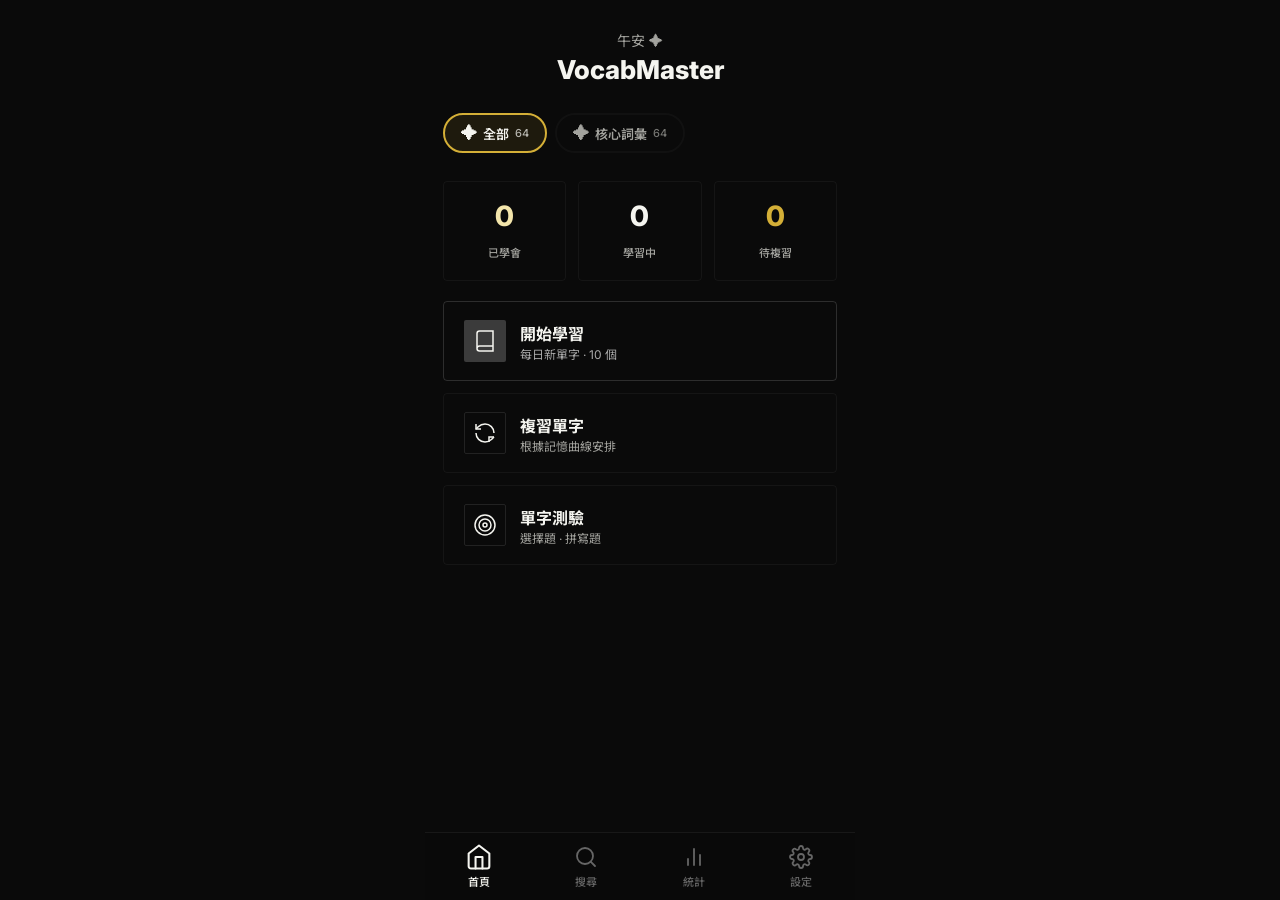
<file: index.html>
<!DOCTYPE html>
<html lang="zh-TW">
<head>
  <meta charset="UTF-8">
  <meta name="viewport" content="width=device-width, initial-scale=1.0, viewport-fit=cover, user-scalable=no, maximum-scale=1">
  <meta name="apple-mobile-web-app-capable" content="yes">
  <meta name="apple-mobile-web-app-status-bar-style" content="black-translucent">
  <meta name="theme-color" content="#0a0a0f">
  <meta name="description" content="VocabMaster — 在語境中高效記憶英語單字的智能背單字應用">
  <title>VocabMaster 背單字</title>
  <link rel="manifest" href="manifest.json">
  <link rel="icon" href="data:image/svg+xml,<svg xmlns='http://www.w3.org/2000/svg' viewBox='0 0 100 100'><text y='.9em' font-size='90' fill='%23D4AF37'>✦</text></svg>">
  <link rel="apple-touch-icon" href="icons/icon-192.png">
  <link id="theme-stylesheet" rel="stylesheet" href="style-minimal.css">
</head>
<body>
  <div id="app">
    <!-- ========== PAGES ========== -->
    <div class="pages">

      <!-- ── HOME ── -->
      <div id="page-home" class="page active">
        <div class="home-header">
          <p class="greeting" id="greeting">晚上好 <span style="color:var(--accent);">✦</span></p>
          <h1>VocabMaster</h1>
          <div class="streak-badge" id="streak-badge">
            <span style="color:var(--accent);">✦</span> <span id="streak-count">0</span> 天連續學習
          </div>
        </div>

        <!-- 詞書選擇器 -->
        <div class="book-selector" id="book-selector">
          <!-- Dynamically filled -->
        </div>

        <div class="stats-grid">
          <div class="stat-card">
            <div class="stat-value" id="home-learned">0</div>
            <div class="stat-label">已學會</div>
          </div>
          <div class="stat-card">
            <div class="stat-value" id="home-learning">0</div>
            <div class="stat-label">學習中</div>
          </div>
          <div class="stat-card">
            <div class="stat-value" id="home-review">0</div>
            <div class="stat-label">待複習</div>
          </div>
        </div>

        <div class="action-btns">
          <button class="action-btn primary" id="btn-start-learn">
            <div class="btn-icon">
              <svg width="24" height="24" viewBox="0 0 24 24" fill="none" stroke="currentColor" stroke-width="1.5"><path d="M4 19.5v-15A2.5 2.5 0 0 1 6.5 2H20v20H6.5a2.5 2.5 0 0 1 0-5H20"/></svg>
            </div>
            <div class="btn-text">
              開始學習
              <small>每日新單字 · <span id="daily-goal-display">10</span> 個</small>
            </div>
          </button>
          <button class="action-btn secondary" id="btn-start-review">
            <div class="btn-icon">
              <svg width="24" height="24" viewBox="0 0 24 24" fill="none" stroke="currentColor" stroke-width="1.5"><path d="M21 12a9 9 0 0 0-9-9 9.75 9.75 0 0 0-6.74 2.74L3 8"/><path d="M3 3v5h5"/><path d="M3 12a9 9 0 0 0 9 9 9.75 9.75 0 0 0 6.74-2.74L21 16"/><path d="M16 21v-5h5"/></svg>
            </div>
            <div class="btn-text">
              複習單字
              <small>根據記憶曲線安排</small>
            </div>
          </button>
          <button class="action-btn secondary" id="btn-start-quiz">
            <div class="btn-icon">
              <svg width="24" height="24" viewBox="0 0 24 24" fill="none" stroke="currentColor" stroke-width="1.5"><circle cx="12" cy="12" r="10"/><circle cx="12" cy="12" r="6"/><circle cx="12" cy="12" r="2"/></svg>
            </div>
            <div class="btn-text">
              單字測驗
              <small>選擇題 · 拼寫題</small>
            </div>
          </button>
        </div>
      </div>

      <!-- ── LEARN ── -->
      <div id="page-learn" class="page">
        <div class="learn-header">
          <button class="back-btn" id="learn-back">&lt; 學習</button>
          <div class="learn-right-controls">
            <button class="icon-btn">•••</button>
            <button class="icon-btn">◉</button>
          </div>
        </div>
        <div class="learn-progress-text" id="learn-counter">0 / 10</div>

        <div id="learn-content">
          <!-- Dynamically filled -->
        </div>
      </div>

      <!-- ── QUIZ ── -->
      <div id="page-quiz" class="page">
        <div class="learn-header">
          <button class="back-btn" id="quiz-back">←</button>
          <div class="progress-bar-container">
            <div class="progress-bar-fill" id="quiz-progress" style="width: 0%"></div>
          </div>
          <span class="learn-counter" id="quiz-counter">0/10</span>
        </div>

        <div id="quiz-content">
          <!-- Dynamically filled -->
        </div>
      </div>

      <!-- ── STATS ── -->
      <div id="page-stats" class="page">
        <div class="stats-header">
          <h2>學習統計</h2>
        </div>

        <div class="chart-container">
          <h3>過去 7 天學習量</h3>
          <canvas id="stats-chart"></canvas>
        </div>

        <div class="stats-grid" style="margin-bottom: 20px;">
          <div class="stat-card">
            <div class="stat-value" id="stats-total">0</div>
            <div class="stat-label">總單字量</div>
          </div>
          <div class="stat-card">
            <div class="stat-value" id="stats-mastered">0</div>
            <div class="stat-label">已掌握</div>
          </div>
          <div class="stat-card">
            <div class="stat-value" id="stats-accuracy">0%</div>
            <div class="stat-label">正確率</div>
          </div>
        </div>

        <div class="word-list-section">
          <h3>單字列表</h3>
          <div class="word-list-tabs">
            <button class="wl-tab active" data-filter="all">全部</button>
            <button class="wl-tab" data-filter="mastered">已掌握</button>
            <button class="wl-tab" data-filter="learning">學習中</button>
            <button class="wl-tab" data-filter="new">待學習</button>
          </div>
          <div class="word-list-items" id="word-list-items">
            <!-- Dynamically filled -->
          </div>
        </div>
      </div>

      <!-- ── SEARCH ── -->
      <div id="page-search" class="page">
        <div class="search-header">
          <button class="back-btn" id="search-back">&lt; 搜尋</button>
          <div class="learn-right-controls">
            <button class="icon-btn">•••</button>
            <button class="icon-btn">◉</button>
          </div>
        </div>
        
        <div class="search-bar-container">
          <svg viewBox="0 0 24 24" class="search-icon"><circle cx="11" cy="11" r="8"/><line x1="21" y1="21" x2="16.65" y2="16.65"/></svg>
          <input type="text" id="search-input" class="search-input" placeholder="搜尋單字...">
          <button class="clear-search-btn" id="clear-search-btn" style="display:none;">✕</button>
        </div>
        
        <div class="search-results-list" id="search-results-list">
          <!-- Dynamically filled -->
        </div>
      </div>

      <!-- ── SETTINGS ── -->
      <div id="page-settings" class="page">
        <div class="settings-header">
          <h2>設定</h2>
        </div>

        <div class="settings-group">
          <div class="setting-item">
            <div class="setting-label">
              <span>每日學習量</span>
              <small>每天學習的新單字數</small>
            </div>
            <div class="stepper">
              <button id="daily-minus">−</button>
              <span class="stepper-value" id="daily-value">10</span>
              <button id="daily-plus">+</button>
            </div>
          </div>
          <div class="setting-item">
            <div class="setting-label">
              <span>介面風格</span>
              <small>選擇您喜歡的視覺風格</small>
            </div>
              <select class="setting-select" id="theme-select">
                <option value="minimal">極簡風格</option>
                <option value="skeuomorph">擬物風格</option>
                <option value="neumorphism">新擬態風格 (Neumorphism)</option>
              </select>
          </div>
          <div class="setting-item">
            <div class="setting-label">
              <span>發音口音</span>
              <small>朗讀時的口音選擇</small>
            </div>
            <select class="setting-select" id="voice-select">
              <option value="en-US">美式英語</option>
              <option value="en-GB">英式英語</option>
            </select>
          </div>
          <div class="setting-item">
            <div class="setting-label">
              <span>自動發音</span>
              <small>顯示單字時自動朗讀</small>
            </div>
            <label class="toggle">
              <input type="checkbox" id="toggle-auto-speak" checked>
              <div class="toggle-slider"></div>
            </label>
          </div>
        </div>

        <!-- 詞書管理 -->
        <div class="book-manager">
          <h3>詞書管理</h3>
          <p>將單字分類到不同詞書，有系統地學習。</p>
          <div class="book-list" id="book-list">
            <!-- Dynamically filled -->
          </div>
          <button class="import-btn" id="create-book-btn" style="margin-top:12px;">+ 建立新詞書</button>
        </div>

        <!-- Import Section -->
        <div class="import-section">
          <h3>匯入單字庫</h3>
          <p>支援 CSV / JSON 格式，或直接貼上文字，輕鬆擴充你的單字庫。</p>

          <!-- 目標詞書選擇 -->
          <div class="import-target">
            <label for="import-target-book">匯入到詞書：</label>
            <select class="setting-select" id="import-target-book">
              <!-- Dynamically filled -->
            </select>
          </div>

          <div class="import-area" id="import-drop-area">
            <div class="import-icon">
              <svg width="32" height="32" viewBox="0 0 24 24" fill="none" stroke="currentColor" stroke-width="1.5"><path d="M21 15v4a2 2 0 0 1-2 2H5a2 2 0 0 1-2-2v-4"/><polyline points="17 8 12 3 7 8"/><line x1="12" y1="3" x2="12" y2="15"/></svg>
            </div>
            <p>點擊選擇檔案或拖放到此處</p>
            <p style="font-size:12px; margin-top:6px; color:var(--text-muted);">支援 .csv / .json / .txt</p>
            <input type="file" id="import-file-input" accept=".csv,.json,.txt" style="display:none">
          </div>

          <div style="text-align:center; margin: 12px 0; color:var(--text-muted); font-size:13px;">— 或 —</div>

          <textarea class="import-textarea" id="import-textarea" placeholder="在此貼上您整理好的文字或 AI 生成的 JSON...&#10;純文字範例：&#10;abandon | v. | 放棄 | a- + bandon -> 放棄 | abandon oneself to"></textarea>

          <button class="import-btn" id="import-btn">匯入單字</button>

          <div id="import-result"></div>

          <div class="format-hint">
            <span style="font-size:13px; font-weight:600;">純文字支援格式：</span>
            <code>英文單字 | 詞性 | 中文意思 | 字根字首(選填) | 片語句型(選填)
abandon | v. | 放棄 | a- + bandon -> 放棄 | abandon oneself to</code>
          </div>

          <!-- AI Prompt Section -->
          <div class="ai-prompt-box" style="margin-top: 24px; padding: 16px; border-radius: var(--radius-md); background: rgba(212, 175, 55, 0.05); border: 1px solid rgba(212, 175, 55, 0.3);">
            <h4 style="color: var(--accent); margin-bottom: 8px; font-size: 15px; display:flex; align-items:center; gap:6px;">
              <svg width="18" height="18" viewBox="0 0 24 24" fill="none" stroke="currentColor" stroke-width="2"><path d="M12 2a2 2 0 0 1 2 2c0 1.1-.9 2-2 2a2 2 0 0 1-2-2c0-1.1.9-2 2-2z"/><path d="M12 6v16"/><path d="M12 10s4-2 7-2"/><path d="M12 10s-4-2-7-2"/></svg>
              AI 快速生成提示詞
            </h4>
            <p style="font-size: 13px; color: var(--text-secondary); margin-bottom: 12px; line-height: 1.5;">複製以下提示詞並傳送給 ChatGPT 或 Claude，讓 AI 自動幫您把單字轉換為完美支援的 JSON 格式。</p>
            <div style="position: relative;">
              <textarea id="ai-prompt-text" style="width:100%; height:120px; font-size:12px; font-family:monospace; background:var(--bg-primary); color:var(--text-primary); padding:10px; border:1px solid var(--bg-elevated); border-radius:var(--radius-sm); resize:none;" readonly>請幫我把以下英文單字轉換成 JSON 格式。每個單字需要包含以下欄位：
1. "word": 英文單字
2. "pos": 詞性 (例如 v., n., adj.)
3. "meanings": 中文意思 (陣列格式，例如 ["意思1", "意思2"])
4. "wordRoot": 字根字首解析 (選填，若無可留空字串)
5. "phrases": 相關片語或句型用法 (選填，若無可留空字串)

輸出格式範例：
[
  {
    "word": "abandon",
    "pos": "v.",
    "meanings": ["放棄", "拋棄"],
    "wordRoot": "a- (不) + bandon (約束) -> 放棄",
    "phrases": "abandon oneself to (沉溺於...)"
  }
]

我的單字列表：
[請在此貼上你的單字]</textarea>
              <button id="copy-ai-prompt" style="position:absolute; top:8px; right:8px; background:var(--text-primary); color:var(--bg-primary); border:none; padding:4px 10px; font-size:12px; font-weight:bold; border-radius:4px; cursor:pointer;">複製</button>
            </div>
          </div>
        </div>

        <div class="settings-group" style="margin-top:20px;">
          <div class="setting-item">
            <div class="setting-label">
              <span style="color:var(--danger);">重設學習進度</span>
              <small>清除所有學習記錄</small>
            </div>
            <button class="import-btn" style="width:auto; padding:10px 20px; font-size:14px; background:linear-gradient(135deg,#ff6b6b,#ee5a24); color:#fff;" id="reset-btn">重設</button>
          </div>
        </div>
      </div>

    </div><!-- /pages -->

    <!-- ========== TAB BAR ========== -->
    <nav class="tab-bar">
      <button class="tab-btn active" data-page="home" id="tab-home">
        <svg viewBox="0 0 24 24"><path d="M3 9l9-7 9 7v11a2 2 0 01-2 2H5a2 2 0 01-2-2z"/><polyline points="9 22 9 12 15 12 15 22"/></svg>
        首頁
      </button>
      <button class="tab-btn" data-page="search" id="tab-search">
        <svg viewBox="0 0 24 24"><circle cx="11" cy="11" r="8"/><line x1="21" y1="21" x2="16.65" y2="16.65"/></svg>
        搜尋
      </button>
      <button class="tab-btn" data-page="stats" id="tab-stats">
        <svg viewBox="0 0 24 24"><path d="M18 20V10M12 20V4M6 20v-6"/></svg>
        統計
      </button>
      <button class="tab-btn" data-page="settings" id="tab-settings">
        <svg viewBox="0 0 24 24"><circle cx="12" cy="12" r="3"/><path d="M19.4 15a1.65 1.65 0 00.33 1.82l.06.06a2 2 0 010 2.83 2 2 0 01-2.83 0l-.06-.06a1.65 1.65 0 00-1.82-.33 1.65 1.65 0 00-1 1.51V21a2 2 0 01-4 0v-.09A1.65 1.65 0 009 19.4a1.65 1.65 0 00-1.82.33l-.06.06a2 2 0 01-2.83-2.83l.06-.06A1.65 1.65 0 004.68 15a1.65 1.65 0 00-1.51-1H3a2 2 0 010-4h.09A1.65 1.65 0 004.6 9a1.65 1.65 0 00-.33-1.82l-.06-.06a2 2 0 012.83-2.83l.06.06A1.65 1.65 0 009 4.68a1.65 1.65 0 001-1.51V3a2 2 0 014 0v.09a1.65 1.65 0 001 1.51 1.65 1.65 0 001.82-.33l.06-.06a2 2 0 012.83 2.83l-.06.06A1.65 1.65 0 0019.4 9a1.65 1.65 0 001.51 1H21a2 2 0 010 4h-.09a1.65 1.65 0 00-1.51 1z"/></svg>
        設定
      </button>
    </nav>
  </div>

  <!-- ========== CREATE BOOK MODAL ========== -->
  <div class="modal-overlay" id="modal-overlay">
    <div class="modal">
      <div class="modal-header">
        <h3>建立新詞書</h3>
        <button class="modal-close" id="modal-close">✕</button>
      </div>
      <div class="modal-body">
        <label class="modal-label">詞書名稱</label>
        <input type="text" class="modal-input" id="new-book-name" placeholder="例如：TOEFL 核心詞彙" maxlength="20">
        <label class="modal-label">選擇圖示</label>
        <div class="icon-picker" id="icon-picker">
          <button class="icon-option active" data-icon="✦">✦</button>
          <button class="icon-option" data-icon="✧">✧</button>
          <button class="icon-option" data-icon="✢">✢</button>
          <button class="icon-option" data-icon="✤">✤</button>
          <button class="icon-option" data-icon="✥">✥</button>
          <button class="icon-option" data-icon="❂">❂</button>
          <button class="icon-option" data-icon="❉">❉</button>
          <button class="icon-option" data-icon="✱">✱</button>
          <button class="icon-option" data-icon="✲">✲</button>
          <button class="icon-option" data-icon="✶">✶</button>
          <button class="icon-option" data-icon="✷">✷</button>
          <button class="icon-option" data-icon="✸">✸</button>
        </div>
      </div>
      <button class="import-btn" id="confirm-create-book" style="width:100%;">建立詞書</button>
    </div>
  </div>

  <!-- ========== TOAST ========== -->
  <div class="toast" id="toast"></div>

  <!-- ========== SCRIPTS ========== -->
  <script type="module" src="app.js?v=4"></script>
</body>
</html>
</file>
<file: style-minimal.css>
/* ===================================================================
   VocabMaster — 背單字 App Design System
   Minimalist Swiss Style · Monochromatic · Mobile PWA
   =================================================================== */

@import url('https://fonts.googleapis.com/css2?family=Inter:wght@400;500;600;700&family=Noto+Sans+TC:wght@400;500;700&display=swap');

/* ---------- CSS Custom Properties ---------- */
:root {
  /* ── colours (dark theme — premium luxury) ── */
  --bg-primary:    #0a0a0a;
  --bg-secondary:  #121212;
  --bg-card:       transparent;
  --bg-card-hover: rgba(255, 255, 255, 0.02);
  --bg-elevated:   rgba(255, 255, 255, 0.03);
  --bg-glass:      rgba(10, 10, 10, 0.85);

  --text-primary:   #F5F5F0;
  --text-secondary: #A3A39E;
  --text-muted:     #666666;

  --accent:         #D4AF37; /* Champagne Gold */
  --accent-light:   #F3E5AB;
  --accent-glow:    rgba(212, 175, 55, 0.1);

  --success:        #F5F5F0;
  --success-glow:   transparent;
  --warning:        #D4AF37;
  --danger:         #F5F5F0;
  --danger-glow:    transparent;

  --gradient-primary: linear-gradient(135deg, #1A1A1A, #2A2A2A);
  --gradient-warm:    linear-gradient(135deg, #1A1A1A, #2A2A2A);
  --gradient-cool:    linear-gradient(135deg, #1A1A1A, #2A2A2A);
  --gradient-bg:      #0a0a0a;

  /* ── spacing & radius (sharp, sophisticated edges) ── */
  --radius-sm:  0px;
  --radius-md:  2px;
  --radius-lg:  4px;
  --radius-xl:  8px;
  --radius-full: 9999px;

  /* ── shadows (removed for editorial flat design) ── */
  --shadow-sm:   none;
  --shadow-md:   none;
  --shadow-lg:   none;
  --shadow-glow: none;

  /* ── iOS spring animation (CSS approximation via cubic‑bezier) ── */
  --spring:          cubic-bezier(0.34, 1.56, 0.64, 1);
  --spring-soft:     cubic-bezier(0.25, 1.2, 0.5, 1);
  --spring-bounce:   cubic-bezier(0.18, 1.8, 0.5, 1);
  --spring-gentle:   cubic-bezier(0.22, 1.0, 0.36, 1);
  --ease-out-expo:   cubic-bezier(0.16, 1, 0.3, 1);

  /* ── layout ── */
  --safe-top:    env(safe-area-inset-top, 0px);
  --safe-bottom: env(safe-area-inset-bottom, 0px);
  --tab-height:  68px;
  --max-width:   430px;

  /* ── fonts ── */
  --font-sans: 'Inter', 'Noto Sans TC', -apple-system, BlinkMacSystemFont, 'PingFang TC', 'Microsoft JhengHei', sans-serif;
  --font-serif: 'Inter', 'Noto Sans TC', -apple-system, BlinkMacSystemFont, 'PingFang TC', 'Microsoft JhengHei', sans-serif;
  --font: var(--font-sans);
}

/* ---------- Reset & Base ---------- */
*, *::before, *::after { box-sizing: border-box; margin: 0; padding: 0; }


html {
  font-size: 16px;
  -webkit-text-size-adjust: 100%;
  -webkit-tap-highlight-color: transparent;
}

body {
  font-family: var(--font);
  background: var(--gradient-bg);
  color: var(--text-primary);
  min-height: 100dvh;
  overflow-x: hidden;
  -webkit-font-smoothing: antialiased;
  user-select: none;
  -webkit-user-select: none;
}

/* ---------- App Shell ---------- */
#app {
  position: relative;
  max-width: var(--max-width);
  margin: 0 auto;
  min-height: 100dvh;
  display: flex;
  flex-direction: column;
  overflow: hidden;
}

/* ---------- Pages Container ---------- */
.pages {
  flex: 1;
  position: relative;
  overflow: hidden;
  padding-bottom: var(--tab-height);
}

.page {
  position: absolute;
  inset: 0;
  padding: 20px 18px;
  padding-top: calc(var(--safe-top) + 20px);
  padding-bottom: calc(var(--tab-height) + 20px);
  overflow-y: auto;
  overflow-x: hidden;
  transform: translateY(30px) scale(0.96);
  opacity: 0;
  visibility: hidden;
  transition: transform 0.5s var(--spring),
              opacity 0.35s var(--ease-out-expo),
              visibility 0s 0.5s;
  will-change: transform, opacity;
  -webkit-overflow-scrolling: touch;
}

.page.active {
  transform: translateY(0) scale(1);
  opacity: 1;
  visibility: visible;
  transition: transform 0.5s var(--spring),
              opacity 0.35s var(--ease-out-expo),
              visibility 0s 0s;
}

/* Secondary pages (learn/quiz): no tab-bar, less bottom padding */
#page-learn, #page-quiz {
  padding-bottom: 20px;
}

/* ---------- Tab Bar ---------- */
.tab-bar {
  position: fixed;
  bottom: 0;
  left: 50%;
  transform: translateX(-50%);
  width: 100%;
  max-width: var(--max-width);
  height: var(--tab-height);
  padding-bottom: var(--safe-bottom);
  display: flex;
  align-items: center;
  justify-content: space-around;
  background: var(--bg-glass);
  backdrop-filter: blur(20px);
  -webkit-backdrop-filter: blur(20px);
  border-top: 1px solid rgba(255,255,255,0.06);
  z-index: 100;
  transition: transform 0.35s var(--ease-out-expo),
              opacity 0.25s ease;
}

.tab-btn {
  display: flex;
  flex-direction: column;
  align-items: center;
  gap: 4px;
  background: none;
  border: none;
  color: var(--text-muted);
  font-size: 11px;
  font-weight: 500;
  font-family: var(--font);
  padding: 6px 14px;
  cursor: pointer;
  transition: color 0.3s, transform 0.4s var(--spring);
  -webkit-tap-highlight-color: transparent;
}

.tab-btn svg {
  width: 24px;
  height: 24px;
  stroke: currentColor;
  fill: none;
  stroke-width: 1.8;
  stroke-linecap: round;
  stroke-linejoin: round;
  transition: transform 0.4s var(--spring-bounce);
}

.tab-btn.active {
  color: var(--text-primary);
}

.tab-btn.active svg {
  transform: scale(1.15);
}

.tab-btn:active {
  transform: scale(0.88);
}

.tab-bar.tab-bar-hidden {
  transform: translateX(-50%) translateY(100%);
  pointer-events: none;
  opacity: 0;
  transition: transform 0.35s var(--ease-out-expo),
              opacity 0.25s ease;
}

/* ---------- Cards ---------- */
.card {
  background: transparent;
  border-radius: var(--radius-lg);
  padding: 20px;
  box-shadow: none;
  border: 1px solid rgba(128,128,128,0.1);
  transition: transform 0.4s var(--spring), border-color 0.3s;
}

.card:active {
  transform: scale(0.98);
  border-color: rgba(128,128,128,0.3);
}

.card-glow {
  border: 1px solid var(--accent-light);
}

/* ---------- Home Page ---------- */
.home-header {
  text-align: center;
  padding: 10px 0 24px;
}

.home-header .greeting {
  font-size: 14px;
  color: var(--text-secondary);
  margin-bottom: 4px;
}

.home-header h1 {
  font-size: 26px;
  font-weight: 800;
  color: var(--text-primary);
}

.streak-badge {
  display: none !important;
}

@keyframes badge-in {
  from { transform: scale(0) rotate(-20deg); opacity: 0; }
  to   { transform: scale(1) rotate(0); opacity: 1; }
}

.stats-grid {
  display: grid;
  grid-template-columns: repeat(3, 1fr);
  gap: 12px;
  margin: 16px 0;
}

.stat-card {
  background: transparent;
  border-radius: var(--radius-lg);
  padding: 20px;
  border: 1px solid rgba(128,128,128,0.1);
  display: flex;
  flex-direction: column;
  align-items: center;
  gap: 8px;
}

.stat-card:nth-child(1) { animation-delay: 0.05s; }
.stat-card:nth-child(2) { animation-delay: 0.1s; }
.stat-card:nth-child(3) { animation-delay: 0.15s; }

@keyframes stat-pop {
  from { transform: translateY(20px) scale(0.8); opacity: 0; }
  to   { transform: translateY(0) scale(1); opacity: 1; }
}

.stat-card .stat-value {
  font-size: 28px;
  font-weight: 800;
  line-height: 1;
}

.stat-card .stat-label {
  font-size: 11px;
  color: var(--text-secondary);
  margin-top: 6px;
  font-weight: 500;
}

.stat-card:nth-child(1) .stat-value { color: var(--accent-light); }
.stat-card:nth-child(2) .stat-value { color: var(--success); }
.stat-card:nth-child(3) .stat-value { color: var(--warning); }

/* action buttons on home */
.action-btns {
  display: flex;
  flex-direction: column;
  gap: 12px;
  margin-top: 20px;
}

.action-btn {
  display: flex;
  align-items: center;
  gap: 14px;
  width: 100%;
  padding: 18px 20px;
  border: none;
  border-radius: var(--radius-lg);
  font-family: var(--font);
  font-size: 16px;
  font-weight: 700;
  cursor: pointer;
  transition: transform 0.4s var(--spring),
              box-shadow 0.3s;
  -webkit-tap-highlight-color: transparent;
}

.action-btn:active {
  transform: scale(0.95) !important;
}

.action-btn.primary {
  background: transparent;
  color: var(--text-primary);
  box-shadow: none;
  border: 1px solid rgba(128,128,128,0.3);
}

.action-btn.secondary {
  background: transparent;
  color: var(--text-primary);
  border: 1px solid rgba(128,128,128,0.1);
}

.action-btn .btn-icon {
  width: 42px;
  height: 42px;
  border-radius: var(--radius-md);
  display: flex;
  align-items: center;
  justify-content: center;
  font-size: 22px;
  flex-shrink: 0;
}

.action-btn.primary .btn-icon {
  background: rgba(255,255,255,0.2);
}

.action-btn.secondary .btn-icon {
  background: transparent;
  border: 1px solid rgba(128,128,128,0.2);
}

.action-btn .btn-text {
  display: flex;
  flex-direction: column;
  text-align: left;
}

.action-btn .btn-text small {
  font-size: 12px;
  font-weight: 400;
  color: rgba(255,255,255,0.65);
}

.action-btn.secondary .btn-text small {
  color: var(--text-secondary);
}

/* ---------- Learning Page ---------- */
.learn-header, .search-header {
  display: flex;
  align-items: center;
  justify-content: space-between;
  margin-bottom: 8px;
  position: relative;
}

.learn-header .back-btn, .search-header .back-btn {
  background: none;
  border: none;
  color: var(--text-primary);
  font-size: 16px;
  font-weight: 600;
  cursor: pointer;
  padding: 4px;
  transition: transform 0.3s var(--spring);
  -webkit-tap-highlight-color: transparent;
  display: flex;
  align-items: center;
  gap: 4px;
}

.learn-header .back-btn:active, .search-header .back-btn:active { transform: scale(0.9); }

.learn-right-controls {
  display: flex;
  gap: 8px;
  background: rgba(255,255,255,0.1);
  border-radius: var(--radius-full);
  padding: 4px 8px;
}

.icon-btn {
  background: none;
  border: none;
  color: var(--text-primary);
  font-size: 16px;
  cursor: pointer;
  width: 28px;
  height: 28px;
  display: flex;
  align-items: center;
  justify-content: center;
  border-radius: 50%;
  transition: background 0.2s;
}

.icon-btn:active { background: rgba(255,255,255,0.2); }

.learn-progress-text {
  text-align: center;
  font-size: 13px;
  color: var(--text-muted);
  font-weight: 500;
  margin-bottom: 24px;
  letter-spacing: 1px;
  opacity: 0.5;
}

/* Word Card */
.word-card-area {
  margin: 20px 0 40px;
  text-align: center;
  display: flex;
  flex-direction: column;
  align-items: center;
  justify-content: center;
}

.word-card {
  width: 100%;
}

.word-card.bounce-in {
  animation: txt-bounce-in 0.6s var(--spring-bounce) both;
}

@keyframes txt-bounce-in {
  0%   { transform: translateY(30px); opacity: 0; }
  100% { transform: translateY(0); opacity: 1; }
}

.word-card .word-text {
  font-family: var(--font-sans);
  font-style: normal;
  font-size: 48px;
  font-weight: 700;
  margin-bottom: 8px;
  letter-spacing: -0.5px;
  color: var(--text-primary);
}

.word-phonetic-group {
  display: flex;
  align-items: center;
  justify-content: center;
  gap: 12px;
  margin-bottom: 24px;
}

.word-phonetic {
  font-family: var(--font-sans);
  font-size: 16px;
  color: var(--accent);
  letter-spacing: 1px;
}

.word-phonetic-group {
  display: flex;
  flex-direction: column;
  align-items: center;
  gap: 8px;
}

.word-dots {
  display: none !important;
}

.learn-right-controls {
  display: none !important;
}

.action-pill-btn .btn-indicator {
  display: none !important;
}

.word-dots span {
  width: 14px;
  height: 4px;
  background: var(--accent-glow);
  border-radius: 2px;
}

.word-dots span:nth-child(2) { background: var(--accent-light); width: 20px; }

.word-card .word-phonetic {
  font-size: 16px;
  color: var(--text-primary);
  display: flex;
  align-items: center;
  gap: 8px;
}

.speak-btn-inline {
  background: none;
  border: none;
  font-size: 16px;
  cursor: pointer;
  color: var(--text-secondary);
  transition: transform 0.3s var(--spring-bounce), color 0.3s;
  -webkit-tap-highlight-color: transparent;
  padding: 4px;
}

.speak-btn-inline:active { transform: scale(1.4); color: var(--text-primary); }

/* Meanings (revealed) */
.meanings-area {
  margin-top: 10px;
  padding: 0 10px;
  display: flex;
  flex-wrap: wrap;
  justify-content: center;
  align-items: center;
  gap: 12px;
}

.meanings-area.hidden { display: none !important; }

.pos-tag {
  display: inline-flex;
  align-items: center;
  background: var(--accent);
  color: var(--bg-primary);
  font-size: 13px;
  font-weight: 700;
  padding: 4px 8px;
  border-radius: var(--radius-sm);
  letter-spacing: 0.5px;
  animation: slide-up 0.4s var(--spring) both;
}

.meaning-text {
  display: inline-flex;
  align-items: center;
  font-size: 18px;
  font-weight: 600;
  color: var(--text-primary);
  animation: slide-up 0.4s var(--spring) both;
  animation-delay: 0.06s;
}

@keyframes slide-up {
  from { transform: translateY(15px); opacity: 0; }
  to   { transform: translateY(0); opacity: 1; }
}

/* examples */
.examples-area {
  margin-top: 16px;
}

.example-item {
  background: transparent;
  border-radius: var(--radius-sm);
  padding: 16px 0;
  margin-bottom: 4px;
  border-bottom: 1px solid rgba(128,128,128,0.2);
  animation: example-in 0.4s var(--spring) both;
}

.example-item:last-child {
  border-bottom: none;
}

.example-item:nth-child(1) { animation-delay: 0.1s; }
.example-item:nth-child(2) { animation-delay: 0.2s; }
.example-item:nth-child(3) { animation-delay: 0.3s; }

@keyframes example-in {
  from { transform: translateY(16px) scale(0.95); opacity: 0; }
  to   { transform: translateY(0) scale(1); opacity: 1; }
}

.example-item .example-en {
  font-family: var(--font-sans);
  font-style: normal;
  font-weight: 500;
  font-size: 16px;
  line-height: 1.6;
  color: var(--text-primary);
  margin-bottom: 8px;
}

.example-item .example-en mark {
  background: transparent;
  color: var(--accent);
  font-weight: 700;
  padding: 0;
  border-radius: 0;
  text-decoration: underline;
  text-decoration-color: var(--accent);
}

.example-item .example-zh {
  font-family: var(--font-sans);
  font-size: 14px;
  color: #8c8c9b; /* Distinct muted color for translation */
  line-height: 1.5;
  letter-spacing: 0.5px;
}

/* supplement info (root, phrase) */
.root-info {
  margin-top: 16px;
  padding: 12px 16px;
  background: var(--bg-elevated);
  border-left: 3px solid var(--accent);
  border-radius: var(--radius-md);
  font-size: 14px;
  font-weight: 500;
  color: var(--text-secondary);
  line-height: 1.5;
  display: flex;
  align-items: flex-start;
  text-align: left;
  gap: 12px;
  animation: slide-in 0.4s var(--spring) 0.35s both;
}

.root-info.hidden {
  display: none !important;
}

.root-info .root-icon {
  font-size: 14px;
  color: var(--accent);
  display: flex;
  align-items: center;
  justify-content: center;
  flex-shrink: 0;
  width: 24px;
  height: 24px;
  margin-top: -2px;
}

.root-info .supp-content {
  display: flex;
  flex-direction: column;
  gap: 4px;
}

.root-info .supp-title {
  font-size: 12px;
  font-weight: 700;
  color: var(--text-primary);
  text-transform: uppercase;
  letter-spacing: 0.5px;
}

.root-info .root-icon {
  font-size: 16px;
  color: var(--accent);
  display: flex;
  align-items: center;
  justify-content: center;
  width: 24px;
  height: 24px;
  border: 1px solid var(--accent);
  border-radius: 50%;
  padding-bottom: 1px; /* Optical alignment */
}

/* Rating Buttons (Material You Pill Style) */
.rating-btns-container {
  margin-top: 32px;
  padding: 0 20px 24px;
  width: 100%;
}

.rating-btns-container.sticky-bottom-cta {
  position: fixed;
  left: 50%;
  transform: translateX(-50%);
  bottom: calc(var(--safe-bottom) + 60px);
  width: min(var(--max-width), 100%);
  padding: 0 18px;
  z-index: 90;
}

.rating-btns {
  display: flex;
  justify-content: space-around;
  width: 100%;
}

.rating-btns.hidden { display: none; }

.action-pill-btn {
  background: none;
  border: none;
  display: flex;
  flex-direction: column;
  align-items: center;
  gap: 6px;
  cursor: pointer;
  -webkit-tap-highlight-color: transparent;
  padding: 10px 20px;
  animation: fade-up 0.4s ease-out both;
}

.action-pill-btn:nth-child(2) { animation-delay: 0.1s; }

@keyframes fade-up {
  from { transform: translateY(10px); opacity: 0; }
  to   { transform: translateY(0); opacity: 1; }
}

.action-pill-btn:active {
  transform: scale(0.92);
  transition: transform 0.1s;
}

.action-pill-btn .btn-label {
  font-family: var(--font-sans);
  font-size: 14px;
  font-weight: 500;
  color: var(--text-secondary);
  letter-spacing: 1px;
  text-transform: uppercase;
}

.action-pill-btn.next .btn-label { color: var(--text-primary); }

.action-pill-btn .btn-indicator {
  width: 24px;
  height: 4px;
  border-radius: 2px;
  background: var(--text-muted);
}

.action-pill-btn.next .btn-indicator {
  background: var(--text-primary);
}

.reveal-btn {
  width: 100%;
  padding: 16px;
  border: 1px solid rgba(128,128,128,0.3);
  border-radius: 0;
  background: transparent;
  color: var(--text-primary);
  font-family: var(--font-sans);
  font-size: 14px;
  font-weight: 500;
  letter-spacing: 2px;
  text-transform: uppercase;
  cursor: pointer;
  transition: transform 0.4s var(--spring), background 0.3s;
  -webkit-tap-highlight-color: transparent;
}

.reveal-btn:active { 
  transform: scale(0.96); 
  background: rgba(128,128,128,0.05);
}
.reveal-btn.hidden { display: none; }

/* ---------- Search Page Styles ---------- */
.search-bar-container {
  display: flex;
  align-items: center;
  background: transparent;
  border-radius: var(--radius-xl);
  padding: 12px 16px;
  margin: 10px 0 20px;
  box-shadow: none;
  border: 1px solid rgba(128,128,128,0.2);
}

.search-icon {
  width: 20px;
  height: 20px;
  stroke: var(--text-muted);
  stroke-width: 2;
  fill: none;
  margin-right: 12px;
}

.search-input {
  flex: 1;
  background: none;
  border: none;
  color: var(--text-primary);
  font-family: var(--font);
  font-size: 16px;
  outline: none;
}

.search-input::placeholder {
  color: var(--text-muted);
}

.clear-search-btn {
  background: transparent;
  border: 1px solid rgba(128,128,128,0.2);
  border: none;
  color: var(--text-secondary);
  width: 24px;
  height: 24px;
  border-radius: 50%;
  font-size: 10px;
  cursor: pointer;
  display: flex;
  align-items: center;
  justify-content: center;
}

.search-results-list {
  display: flex;
  flex-direction: column;
  gap: 16px;
  padding-bottom: 20px;
}

.search-item {
  display: flex;
  align-items: baseline;
  gap: 12px;
  padding: 8px 4px;
  border-bottom: 1px solid rgba(255,255,255,0.03);
  animation: txt-bounce-in 0.4s both;
}

.search-item-word {
  font-size: 18px;
  font-weight: 600;
  color: var(--text-primary);
}

.search-item-pos {
  font-size: 14px;
  color: var(--text-muted);
  font-weight: 500;
}

.search-item-meaning {
  font-size: 14px;
  color: var(--text-secondary);
  flex: 1;
  white-space: nowrap;
  overflow: hidden;
  text-overflow: ellipsis;
}


/* ---------- Quiz Page ---------- */
.quiz-question {
  font-size: 14px;
  color: var(--text-secondary);
  text-align: center;
  margin-bottom: 10px;
}

.quiz-word-display {
  text-align: center;
  font-size: 32px;
  font-weight: 800;
  margin-bottom: 24px;
  animation: card-bounce-in 0.5s var(--spring-bounce) both;
}

.quiz-options {
  display: flex;
  flex-direction: column;
  gap: 10px;
}

.quiz-option {
  background: transparent;
  border: 1px solid rgba(128,128,128,0.2);
  border-radius: var(--radius-lg);
  padding: 16px;
  margin-bottom: 12px;
  font-size: 16px;
  color: var(--text-primary);
  text-align: center;
  cursor: pointer;
  transition: transform 0.3s, background 0.3s;
  -webkit-tap-highlight-color: transparent;
}

.quiz-option:nth-child(1) { animation-delay: 0.05s; }
.quiz-option:nth-child(2) { animation-delay: 0.1s; }
.quiz-option:nth-child(3) { animation-delay: 0.15s; }
.quiz-option:nth-child(4) { animation-delay: 0.2s; }

@keyframes option-in {
  from { transform: translateX(-24px) scale(0.94); opacity: 0; }
  to   { transform: translateX(0) scale(1); opacity: 1; }
}

.quiz-option:active { transform: scale(0.96); }

.quiz-option.correct {
  border-color: var(--success);
  background: rgba(0,206,201,0.12);
  animation: correct-pop 0.45s var(--spring-bounce);
}

@keyframes correct-pop {
  0%   { transform: scale(1); }
  50%  { transform: scale(1.04); }
  100% { transform: scale(1); }
}

.quiz-option.wrong {
  border-color: var(--danger);
  background: rgba(255,107,107,0.12);
  animation: shake 0.5s var(--spring);
}

@keyframes shake {
  0%, 100% { transform: translateX(0); }
  20%      { transform: translateX(-8px); }
  40%      { transform: translateX(8px); }
  60%      { transform: translateX(-6px); }
  80%      { transform: translateX(4px); }
}

/* Spelling */
.spell-input-area {
  margin-top: 20px;
  display: flex;
  gap: 8px;
}

.spell-input {
  flex: 1;
  padding: 16px 18px;
  border: 2px solid var(--bg-elevated);
  border-radius: var(--radius-lg);
  background: transparent;
  color: var(--text-primary);
  font-family: var(--font);
  font-size: 18px;
  font-weight: 600;
  outline: none;
  transition: border-color 0.3s;
}

.spell-input:focus {
  border-color: var(--accent);
}

.spell-submit {
  padding: 16px 20px;
  border: none;
  border-radius: var(--radius-lg);
  background: var(--text-primary);
  color: var(--bg-primary);
  font-family: var(--font);
  font-size: 16px;
  font-weight: 700;
  cursor: pointer;
  transition: transform 0.3s var(--spring);
  -webkit-tap-highlight-color: transparent;
}

.spell-submit:active { transform: scale(0.92); }

.spell-result {
  margin-top: 14px;
  padding: 14px;
  border-radius: var(--radius-md);
  text-align: center;
  font-weight: 700;
  font-size: 15px;
}

.spell-result.correct-result {
  background: rgba(0,206,201,0.12);
  color: var(--success);
}

.spell-result.wrong-result {
  background: rgba(255,107,107,0.12);
  color: var(--danger);
}

/* ---------- Stats Page ---------- */
.stats-header {
  text-align: center;
  margin-bottom: 24px;
}

.stats-header h2 {
  font-size: 24px;
  font-weight: 800;
}

.chart-container {
  background: transparent;
  border-radius: var(--radius-lg);
  padding: 20px;
  margin-bottom: 16px;
  box-shadow: none;
  border: 1px solid rgba(255,255,255,0.04);
}

.chart-container h3 {
  font-size: 14px;
  color: var(--text-secondary);
  margin-bottom: 14px;
  font-weight: 600;
}

.chart-container canvas {
  width: 100%;
  height: 180px;
}

.word-list-section {
  margin-top: 20px;
}

.word-list-section h3 {
  font-size: 16px;
  font-weight: 700;
  margin-bottom: 12px;
}

.word-list-tabs {
  display: flex;
  gap: 8px;
  margin-bottom: 14px;
}

.wl-tab {
  padding: 8px 16px;
  border: none;
  border-radius: var(--radius-full);
  background: transparent;
  border: 1px solid rgba(128,128,128,0.2);
  color: var(--text-secondary);
  font-family: var(--font);
  font-size: 13px;
  font-weight: 600;
  cursor: pointer;
  transition: all 0.3s var(--spring);
  -webkit-tap-highlight-color: transparent;
}

.wl-tab.active {
  background: var(--text-primary);
  color: var(--bg-primary);
}

.wl-tab:active { transform: scale(0.93); }

.word-list-items {
  display: flex;
  flex-direction: column;
  gap: 8px;
  max-height: 300px;
  overflow-y: auto;
}

.wl-item {
  background: transparent;
  border-radius: var(--radius-lg);
  padding: 16px;
  display: flex;
  align-items: center;
  justify-content: space-between;
  margin-bottom: 8px;
  border: 1px solid rgba(128,128,128,0.1);
  transition: transform 0.3s;
}

.wl-item .wl-word {
  font-weight: 700;
  font-size: 16px;
}

.wl-item .wl-meaning {
  font-size: 13px;
  color: var(--text-secondary);
}

.wl-item .wl-status {
  font-size: 11px;
  font-weight: 600;
  padding: 3px 10px;
  border-radius: var(--radius-full);
}

.wl-status.mastered { background: rgba(0,206,201,0.15); color: var(--success); }
.wl-status.learning { background: rgba(253,203,110,0.15); color: var(--warning); }
.wl-status.new-word { background: var(--accent-glow); color: var(--accent-light); }

/* ---------- Settings Page ---------- */
.settings-header {
  text-align: center;
  margin-bottom: 24px;
}

.settings-header h2 {
  font-size: 24px;
  font-weight: 800;
}

.settings-group {
  background: transparent;
  border-radius: var(--radius-lg);
  padding: 4px 0;
  margin-bottom: 16px;
  box-shadow: none;
  border: 1px solid rgba(255,255,255,0.04);
}

.setting-item {
  display: flex;
  align-items: center;
  justify-content: space-between;
  padding: 16px 20px;
  border-bottom: 1px solid rgba(255,255,255,0.04);
}

.setting-item:last-child {
  border-bottom: none;
}

.setting-item .setting-label {
  display: flex;
  flex-direction: column;
  gap: 2px;
}

.setting-item .setting-label span:first-child {
  font-weight: 600;
  font-size: 15px;
}

.setting-item .setting-label small {
  font-size: 12px;
  color: var(--text-muted);
}

/* Toggle Switch */
.toggle {
  position: relative;
  width: 52px;
  height: 30px;
  flex-shrink: 0;
}

.toggle input { opacity: 0; width: 0; height: 0; }

.toggle-slider {
  position: absolute;
  inset: 0;
  background: transparent;
  border: 1px solid rgba(128,128,128,0.2);
  border-radius: var(--radius-full);
  cursor: pointer;
  transition: background 0.35s;
}

.toggle-slider::before {
  content: '';
  position: absolute;
  width: 24px;
  height: 24px;
  left: 3px;
  bottom: 3px;
  background: var(--text-primary);
  border-radius: 50%;
  transition: transform 0.35s var(--spring-bounce), background 0.35s;
  box-shadow: none;
}

.toggle input:checked + .toggle-slider {
  background: var(--text-primary);
}

.toggle input:checked + .toggle-slider::before {
  transform: translateX(22px);
  background: var(--bg-primary);
}

/* Stepper */
.stepper {
  display: flex;
  align-items: center;
  gap: 12px;
}

.stepper button {
  width: 32px;
  height: 32px;
  border-radius: 50%;
  border: none;
  background: transparent;
  border: 1px solid rgba(128,128,128,0.2);
  color: var(--text-primary);
  font-size: 18px;
  font-weight: 700;
  cursor: pointer;
  transition: transform 0.3s var(--spring-bounce);
  -webkit-tap-highlight-color: transparent;
}

.stepper button:active { transform: scale(0.85); }

.stepper .stepper-value {
  font-size: 18px;
  font-weight: 700;
  min-width: 30px;
  text-align: center;
}

/* select */
.setting-select {
  padding: 8px 12px;
  border-radius: var(--radius-sm);
  border: 1px solid var(--bg-elevated);
  background: var(--bg-secondary);
  color: var(--text-primary);
  font-family: var(--font);
  font-size: 14px;
  font-weight: 600;
  outline: none;
}

/* ---------- Import Page ---------- */
.import-section {
  margin-top: 16px;
}

.import-section h3 {
  font-size: 16px;
  font-weight: 700;
  margin-bottom: 8px;
}

.import-section p {
  font-size: 13px;
  color: var(--text-secondary);
  margin-bottom: 14px;
  line-height: 1.5;
}

.import-area {
  position: relative;
  background: transparent;
  border: 2px dashed var(--bg-elevated);
  border-radius: var(--radius-lg);
  padding: 24px;
  text-align: center;
  transition: border-color 0.3s, background 0.3s;
  cursor: pointer;
}

.import-area:hover, .import-area.dragover {
  border-color: var(--accent);
  background: var(--accent-glow);
}

.import-area .import-icon {
  font-size: 40px;
  margin-bottom: 10px;
}

.import-area p {
  color: var(--text-secondary);
  font-size: 14px;
}

.import-textarea {
  width: 100%;
  min-height: 140px;
  padding: 16px;
  border: 2px solid var(--bg-elevated);
  border-radius: var(--radius-lg);
  background: transparent;
  color: var(--text-primary);
  font-family: var(--font);
  font-size: 14px;
  line-height: 1.6;
  resize: vertical;
  outline: none;
  transition: border-color 0.3s;
}

.import-textarea:focus {
  border-color: var(--accent);
}

.import-textarea::placeholder {
  color: var(--text-muted);
}

.import-btn {
  width: 100%;
  padding: 16px;
  margin-top: 12px;
  border: none;
  border-radius: var(--radius-lg);
  background: var(--text-primary);
  color: var(--bg-primary);
  font-family: var(--font);
  font-size: 16px;
  font-weight: 700;
  cursor: pointer;
  transition: transform 0.4s var(--spring);
  -webkit-tap-highlight-color: transparent;
}

.import-btn:active { transform: scale(0.95); }

.import-result {
  margin-top: 12px;
  padding: 12px;
  border-radius: var(--radius-md);
  text-align: center;
  font-weight: 600;
  font-size: 14px;
  animation: slide-in 0.3s var(--spring);
}

.import-result.success {
  background: rgba(0,206,201,0.12);
  color: var(--success);
}

.import-result.error {
  background: rgba(255,107,107,0.12);
  color: var(--danger);
}

.format-hint {
  background: transparent;
  border-radius: var(--radius-md);
  padding: 14px 16px;
  margin-top: 14px;
  border: 1px solid rgba(255,255,255,0.04);
}

.format-hint code {
  display: block;
  font-size: 12px;
  color: var(--text-primary);
  background: transparent;
  border: 1px solid rgba(128,128,128,0.2);
  padding: 10px 12px;
  border-radius: var(--radius-sm);
  margin-top: 8px;
  line-height: 1.7;
  white-space: pre-wrap;
  word-break: break-all;
}

/* ---------- Word Book Selector ---------- */
.book-selector {
  display: flex;
  gap: 8px;
  overflow-x: auto;
  padding: 4px 2px 12px;
  margin: 0 -2px;
  scrollbar-width: none;
  -ms-overflow-style: none;
}

.book-selector::-webkit-scrollbar { display: none; }

.book-chip {
  flex-shrink: 0;
  display: inline-flex;
  align-items: center;
  gap: 6px;
  padding: 8px 16px;
  border: 2px solid var(--bg-elevated);
  border-radius: var(--radius-full);
  background: transparent;
  color: var(--text-secondary);
  font-family: var(--font);
  font-size: 13px;
  font-weight: 600;
  cursor: pointer;
  transition: all 0.35s var(--spring);
  -webkit-tap-highlight-color: transparent;
  white-space: nowrap;
}

.book-chip:active { transform: scale(0.92); }

.book-chip.active {
  border-color: var(--accent);
  background: var(--accent-glow);
  color: var(--text-primary);
  box-shadow: none;
}

.book-chip .chip-icon { font-size: 16px; }
.book-chip .chip-count {
  font-size: 11px;
  opacity: 0.7;
  font-weight: 500;
}

/* ---------- Book Manager (Settings) ---------- */
.book-manager {
  margin-top: 16px;
  margin-bottom: 16px;
}

.book-manager h3 {
  font-size: 16px;
  font-weight: 700;
  margin-bottom: 8px;
}

.book-manager p {
  font-size: 13px;
  color: var(--text-secondary);
  margin-bottom: 14px;
  line-height: 1.5;
}

.book-list {
  display: flex;
  flex-direction: column;
  gap: 8px;
}

.book-list-item {
  display: flex;
  align-items: center;
  justify-content: space-between;
  padding: 14px 16px;
  background: transparent;
  border-radius: var(--radius-md);
  border: 1px solid rgba(255,255,255,0.04);
  animation: slide-in 0.35s var(--spring) both;
}

.book-list-item .book-info {
  display: flex;
  align-items: center;
  gap: 10px;
}

.book-list-item .book-icon {
  font-size: 22px;
}

.book-list-item .book-name {
  font-weight: 700;
  font-size: 15px;
}

.book-list-item .book-count {
  font-size: 12px;
  color: var(--text-muted);
}

.book-list-item .book-delete {
  width: 32px;
  height: 32px;
  border: none;
  border-radius: 50%;
  background: rgba(255,107,107,0.12);
  color: var(--danger);
  font-size: 16px;
  cursor: pointer;
  display: flex;
  align-items: center;
  justify-content: center;
  transition: transform 0.3s var(--spring), background 0.2s;
  -webkit-tap-highlight-color: transparent;
}

.book-list-item .book-delete:active {
  transform: scale(0.85);
  background: rgba(255,107,107,0.25);
}

/* ---------- Import Target ---------- */
.import-target {
  display: flex;
  align-items: center;
  gap: 10px;
  margin-bottom: 14px;
  padding: 12px 16px;
  background: transparent;
  border-radius: var(--radius-md);
  border: 1px solid rgba(255,255,255,0.04);
}

.import-target label {
  font-size: 14px;
  font-weight: 600;
  white-space: nowrap;
  color: var(--text-secondary);
}

.import-target select {
  flex: 1;
}

/* ---------- Create Book Modal ---------- */
.modal-overlay {
  position: fixed;
  inset: 0;
  background: rgba(0,0,0,0.6);
  backdrop-filter: blur(8px);
  -webkit-backdrop-filter: blur(8px);
  z-index: 200;
  display: flex;
  align-items: center;
  justify-content: center;
  opacity: 0;
  visibility: hidden;
  transition: opacity 0.3s, visibility 0s 0.3s;
}

.modal-overlay.active {
  opacity: 1;
  visibility: visible;
  transition: opacity 0.3s, visibility 0s 0s;
}

.modal {
  background: var(--bg-primary);
  width: 90%;
  max-width: 360px;
  border-radius: var(--radius-xl);
  padding: 24px;
  transform: scale(0.95);
  opacity: 0;
  transition: transform 0.4s var(--spring), opacity 0.3s;
  border: 1px solid rgba(128,128,128,0.1);
}

.modal-overlay.active .modal {
  transform: scale(1) translateY(0);
}

.modal-header {
  display: flex;
  align-items: center;
  justify-content: space-between;
  margin-bottom: 20px;
}

.modal-header h3 {
  font-size: 18px;
  font-weight: 800;
}

.modal-close {
  width: 32px;
  height: 32px;
  border: none;
  border-radius: 50%;
  background: transparent;
  border: 1px solid rgba(128,128,128,0.2);
  color: var(--text-secondary);
  font-size: 16px;
  cursor: pointer;
  display: flex;
  align-items: center;
  justify-content: center;
  transition: transform 0.3s var(--spring);
  -webkit-tap-highlight-color: transparent;
}

.modal-close:active { transform: scale(0.85); }

.modal-label {
  display: block;
  font-size: 13px;
  font-weight: 600;
  color: var(--text-secondary);
  margin-bottom: 8px;
}

.modal-input {
  width: 100%;
  padding: 14px 16px;
  border: 2px solid var(--bg-elevated);
  border-radius: var(--radius-md);
  background: transparent;
  color: var(--text-primary);
  font-family: var(--font);
  font-size: 16px;
  font-weight: 600;
  outline: none;
  transition: border-color 0.3s;
  margin-bottom: 16px;
}

.modal-input:focus {
  border-color: var(--accent);
}

.modal-input::placeholder {
  color: var(--text-muted);
  font-weight: 400;
}

.icon-picker {
  display: grid;
  grid-template-columns: repeat(6, 1fr);
  gap: 8px;
  margin-bottom: 20px;
}

.icon-option {
  width: 44px;
  height: 44px;
  border: 2px solid var(--bg-elevated);
  border-radius: var(--radius-md);
  background: transparent;
  font-size: 22px;
  cursor: pointer;
  display: flex;
  align-items: center;
  justify-content: center;
  transition: all 0.3s var(--spring);
  -webkit-tap-highlight-color: transparent;
}

.icon-option:active { transform: scale(0.85); }

.icon-option.active {
  border-color: var(--accent);
  background: var(--accent-glow);
  box-shadow: none;
}

/* (Legacy modal styles removed — using new Create Book Modal above) */


/* ---------- Toast ---------- */
.toast {
  position: fixed;
  top: calc(var(--safe-top) + 16px);
  left: 50%;
  transform: translateX(-50%) translateY(-100px);
  padding: 12px 24px;
  background: transparent;
  color: var(--text-primary);
  border-radius: var(--radius-full);
  font-size: 14px;
  font-weight: 600;
  box-shadow: none;
  z-index: 300;
  transition: transform 0.5s var(--spring-bounce);
  white-space: nowrap;
}

.toast.show {
  transform: translateX(-50%) translateY(0);
}

/* ---------- Complete Screen ---------- */
.complete-screen {
  display: flex;
  flex-direction: column;
  align-items: center;
  justify-content: center;
  text-align: center;
  padding: 40px 20px;
}

.complete-emoji {
  font-size: 72px;
  animation: trophy-bounce 0.8s var(--spring-bounce);
}

@keyframes trophy-bounce {
  0%   { transform: scale(0) rotate(-30deg); }
  60%  { transform: scale(1.2) rotate(5deg); }
  100% { transform: scale(1) rotate(0); }
}

.complete-title {
  font-size: 28px;
  font-weight: 800;
  margin-top: 16px;
  background: var(--text-primary);
  -webkit-background-clip: text;
  -webkit-text-fill-color: transparent;
  background-clip: text;
}

.complete-subtitle {
  font-size: 15px;
  color: var(--text-secondary);
  margin-top: 8px;
}

.complete-stats {
  display: grid;
  grid-template-columns: 1fr 1fr;
  gap: 12px;
  width: 100%;
  margin-top: 28px;
}

.complete-stat-item {
  background: transparent;
  border-radius: var(--radius-md);
  padding: 16px;
  animation: stat-pop 0.5s var(--spring-bounce) both;
}

.complete-stat-item:nth-child(1) { animation-delay: 0.3s; }
.complete-stat-item:nth-child(2) { animation-delay: 0.4s; }

.complete-stat-item .cs-value {
  font-size: 32px;
  font-weight: 800;
  color: var(--text-primary);
}

.complete-stat-item .cs-label {
  font-size: 12px;
  color: var(--text-secondary);
  margin-top: 4px;
}

/* ---------- Scrollbar ---------- */
::-webkit-scrollbar { width: 4px; }
::-webkit-scrollbar-track { background: transparent; }
::-webkit-scrollbar-thumb { background: var(--bg-elevated); border-radius: 4px; }

/* ---------- Utility ---------- */
.hidden { display: none !important; }

.text-gradient {
  color: var(--text-primary);
}

/* ---------- Ripple Effect (iOS-like feedback) ---------- */
.ripple {
  position: relative;
  overflow: hidden;
}

.ripple::after {
  content: '';
  position: absolute;
  inset: 0;
  background: radial-gradient(circle at var(--ripple-x, 50%) var(--ripple-y, 50%),
              rgba(255,255,255,0.15) 0%, transparent 60%);
  opacity: 0;
  transition: opacity 0.5s;
}

.ripple:active::after {
  opacity: 1;
  transition: opacity 0s;
}

/* ---------- iOS-like spring pull-down refresh indicator ---------- */
.pull-indicator {
  text-align: center;
  padding: 10px;
  font-size: 13px;
  color: var(--text-muted);
  transition: transform 0.5s var(--spring-bounce);
}

/* ---------- Empty state ---------- */
.empty-state {
  text-align: center;
  padding: 40px 20px;
  color: var(--text-muted);
}

.empty-state .empty-icon {
  font-size: 56px;
  margin-bottom: 12px;
}

.empty-state p {
  font-size: 15px;
  line-height: 1.6;
}

 / *   G e n e r a l   S V G   i c o n   r e s e t   * / 
 s v g . i n l i n e - i c o n   { 
     w i d t h :   1 e m ; 
     h e i g h t :   1 e m ; 
     v e r t i c a l - a l i g n :   - 0 . 1 2 5 e m ; 
     d i s p l a y :   i n l i n e - b l o c k ; 
 } 
 . b t n - i c o n   s v g   { 
     w i d t h :   2 4 p x ; 
     h e i g h t :   2 4 p x ; 
     s t r o k e :   c u r r e n t C o l o r ; 
 } 
 . c o m p l e t e - e m o j i   s v g   { 
     w i d t h :   6 4 p x ; 
     h e i g h t :   6 4 p x ; 
     s t r o k e :   c u r r e n t C o l o r ; 
 } 
  
 
</file>
